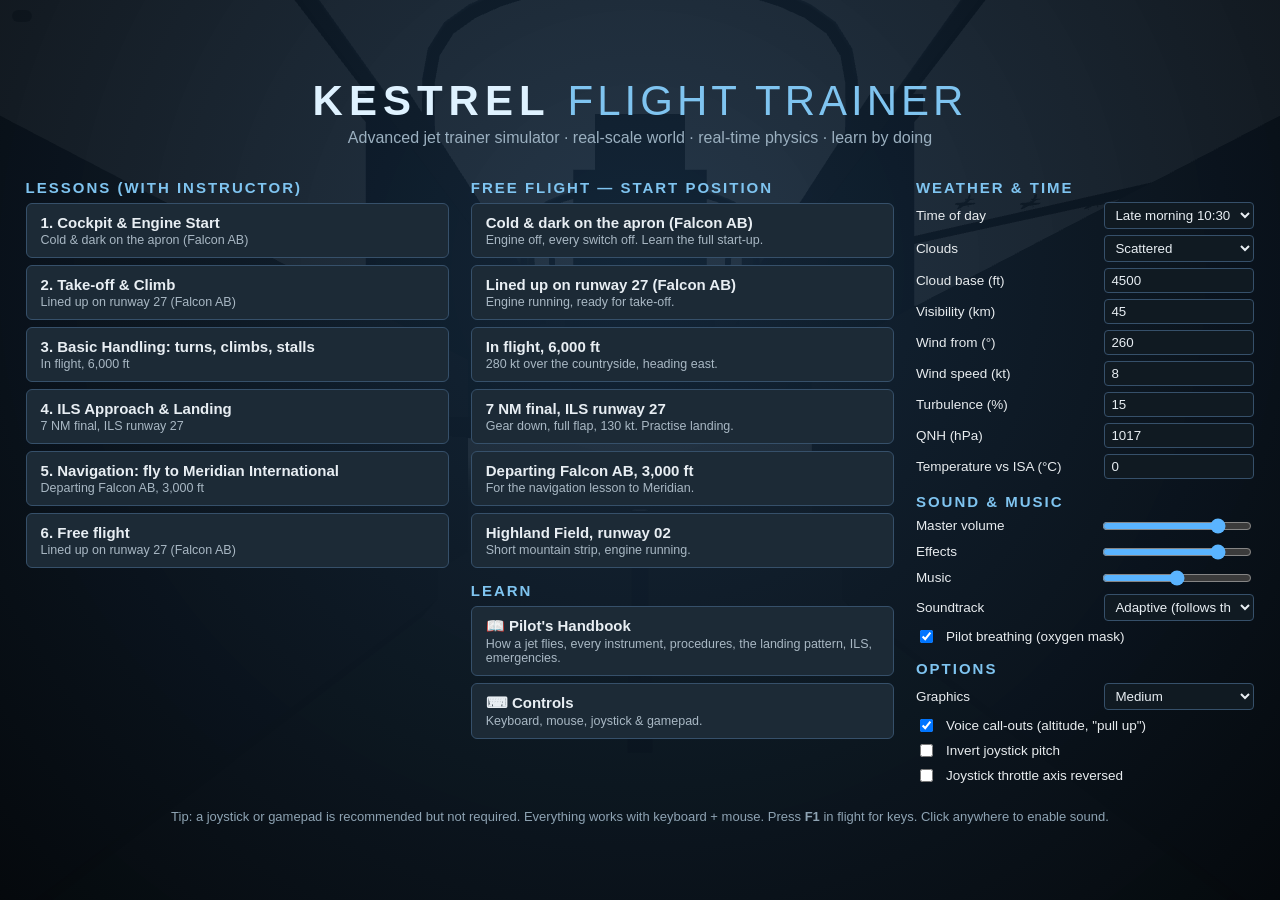
<file: index.html>
<!DOCTYPE html>
<html lang="en">
<head>
<meta charset="utf-8">
<meta name="viewport" content="width=device-width, initial-scale=1">
<title>Kestrel Flight Trainer</title>
<link rel="stylesheet" href="css/style.css">
</head>
<body>
<canvas id="c"></canvas>

<!-- in-flight overlays -->
<div id="gfx"></div>
<div id="cloudfx"></div>
<div id="info"></div>
<div id="toast"></div>
<div id="tip"></div>
<div id="instr"></div>
<div id="loading">Loading…</div>

<!-- ===================== MAIN MENU ===================== -->
<div id="menu" class="overlay" style="display:flex">
  <div class="mwrap">
    <div class="brand">
      <div class="logo">KESTREL <span>FLIGHT TRAINER</span></div>
      <div class="sub">Advanced jet trainer simulator · real-scale world · real-time physics · learn by doing</div>
    </div>
    <div class="cols">
      <div class="col">
        <h2>Lessons (with instructor)</h2>
        <div id="lessonList"></div>
      </div>
      <div class="col">
        <h2>Free flight — start position</h2>
        <div id="startList"></div>
        <h2>Learn</h2>
        <button class="lesson" onclick="SIM.ui.openHandbook()"><b>📖 Pilot's Handbook</b><span>How a jet flies, every instrument, procedures, the landing pattern, ILS, emergencies.</span></button>
        <button class="lesson" onclick="SIM.ui.toggleHelp()"><b>⌨ Controls</b><span>Keyboard, mouse, joystick &amp; gamepad.</span></button>
      </div>
      <div class="col settings">
        <h2>Weather &amp; time</h2>
        <label>Time of day <select id="sTime">
          <option value="6.2">Dawn 06:12</option><option value="8.5">Morning 08:30</option><option value="10.5" selected>Late morning 10:30</option>
          <option value="13">Midday 13:00</option><option value="16.5">Afternoon 16:30</option><option value="18.9">Sunset 18:55</option>
          <option value="21">Night 21:00</option><option value="real">Real clock (your time)</option></select></label>
        <label>Clouds <select id="sClouds"><option value="none">Clear</option><option value="few">Few</option><option value="scattered" selected>Scattered</option><option value="broken">Broken</option><option value="overcast">Overcast</option></select></label>
        <label>Cloud base (ft) <input id="sBase" type="number" value="4500" step="500" min="1000" max="20000"></label>
        <label>Visibility (km) <input id="sVis" type="number" value="45" min="2" max="120"></label>
        <label>Wind from (°) <input id="sWindDir" type="number" value="260" min="0" max="359"></label>
        <label>Wind speed (kt) <input id="sWindSpd" type="number" value="8" min="0" max="45"></label>
        <label>Turbulence (%) <input id="sTurb" type="number" value="15" min="0" max="100"></label>
        <label>QNH (hPa) <input id="sQnh" type="number" value="1013" min="960" max="1050"></label>
        <label>Temperature vs ISA (°C) <input id="sTemp" type="number" value="0" min="-30" max="30"></label>
        <h2>Sound &amp; music</h2>
        <label>Master volume <input id="sVolMaster" type="range" min="0" max="100" value="80"></label>
        <label>Effects <input id="sVolSfx" type="range" min="0" max="100" value="80"></label>
        <label>Music <input id="sVolMusic" type="range" min="0" max="100" value="50"></label>
        <label>Soundtrack <select id="sMusicMode"><option value="adaptive" selected>Adaptive (follows the action)</option><option value="calm">Calm</option><option value="off">Off</option></select></label>
        <label class="chk"><input id="sBreath" type="checkbox" checked> Pilot breathing (oxygen mask)</label>
        <h2>Options</h2>
        <label>Graphics <select id="sQuality"><option value="low">Low (fast)</option><option value="med" selected>Medium</option><option value="high">High (sharp)</option></select></label>
        <label class="chk"><input id="sCallouts" type="checkbox" checked> Voice call-outs (altitude, "pull up")</label>
        <label class="chk"><input id="sInvert" type="checkbox"> Invert joystick pitch</label>
        <label class="chk"><input id="sThrInv" type="checkbox"> Joystick throttle axis reversed</label>
      </div>
    </div>
    <div class="foot">Tip: a joystick or gamepad is recommended but not required. Everything works with keyboard + mouse. Press <b>F1</b> in flight for keys. Click anywhere to enable sound.</div>
  </div>
</div>

<!-- ===================== PAUSE ===================== -->
<div id="pause" class="overlay">
  <div class="box">
    <h1>Paused</h1>
    <button onclick="SIM.ui.togglePause()">Resume (Esc)</button>
    <button onclick="SIM.ui.restart()">Restart this flight</button>
    <button onclick="SIM.ui.toggleHelp()">Controls (F1)</button>
    <button onclick="SIM.ui.openHandbook()">Pilot's Handbook</button>
    <button onclick="SIM.ui.mainMenu()">Main menu</button>
  </div>
</div>

<!-- ===================== CRASH ===================== -->
<div id="crash" class="overlay">
  <div class="box">
    <h1 id="crashTitle">CRASH</h1>
    <p id="crashMsg"></p>
    <button onclick="SIM.ui.restart()">Try again (Ctrl+R)</button>
    <button onclick="SIM.ui.mainMenu()">Main menu</button>
  </div>
</div>

<!-- ===================== HELP ===================== -->
<div id="help" class="overlay" onclick="if(event.target===this)SIM.ui.toggleHelp()">
  <div class="box wide">
    <h1>Controls</h1>
    <div class="keys">
      <div>
        <h3>Flying</h3>
        <p><kbd>↓</kbd>/<kbd>S</kbd> pull (nose up) · <kbd>↑</kbd>/<kbd>W</kbd> push (nose down)</p>
        <p><kbd>←</kbd><kbd>→</kbd> / <kbd>A</kbd><kbd>D</kbd> roll · <kbd>Z</kbd><kbd>X</kbd> rudder / nose-wheel steering</p>
        <p><kbd>Ctrl</kbd> + stick keys = fine (small) inputs</p>
        <p><kbd>PgUp</kbd>/<kbd>PgDn</kbd> or <kbd>+</kbd>/<kbd>−</kbd> throttle · <kbd>Home</kbd> full · <kbd>End</kbd> idle</p>
        <p><kbd>[</kbd> <kbd>]</kbd> pitch trim · <kbd>T</kbd> trim to current stick</p>
        <p><kbd>M</kbd> mouse-flying mode (mouse = stick)</p>
        <h3>Aircraft</h3>
        <p><kbd>G</kbd> gear · <kbd>F</kbd> flaps down · <kbd>Shift+F</kbd> flaps up · <kbd>B</kbd> airbrake</p>
        <p><kbd>Space</kbd> wheel brakes · <kbd>,</kbd> <kbd>.</kbd> left/right brake · <kbd>P</kbd> parking brake</p>
        <p><kbd>L</kbd> landing light · <kbd>N</kbd> next NAV destination · <kbd>Q</kbd> flares</p>
        <p><kbd>Ctrl+E</kbd> automatic engine start</p>
      </div>
      <div>
        <h3>Looking around (your head)</h3>
        <p><b>Right-drag</b> (or left-drag on the sky) to look anywhere — up, down to the panel, over your shoulder</p>
        <p><kbd>Shift</kbd> + arrows: look · <b>Wheel</b>: zoom (or turn a knob under the mouse) · <b>Middle click</b>/<kbd>C</kbd>: centre</p>
        <p><kbd>1</kbd> forward · <kbd>2</kbd> panel · <kbd>3</kbd> left console · <kbd>4</kbd> right console</p>
        <p><kbd>5</kbd> left wing · <kbd>6</kbd> right wing · <kbd>7</kbd> look back · <kbd>0</kbd>/<kbd>F2</kbd> outside view</p>
        <h3>Cockpit</h3>
        <p><b>Left-click</b> switches, buttons, knobs (left half = −, right half = +)</p>
        <p><b>Hover</b> over anything for an explanation</p>
        <h3>Simulator</h3>
        <p><kbd>Esc</kbd> pause/menu · <kbd>I</kbd> instructor box · <kbd>H</kbd> HUD · <kbd>K</kbd> sim speed (1×, 2×, 4×, ½×) · <kbd>U</kbd> music (adaptive / calm / off) · <kbd>Ctrl+R</kbd> restart</p>
        <h3>Joystick / gamepad</h3>
        <p>Flight stick: X/Y = roll/pitch, throttle axis, twist = rudder, trigger = brakes.</p>
        <p>Gamepad: left stick = stick, triggers = throttle, bumpers = rudder, right stick = look, A brake, B gear, X/Y flaps, D-pad trim/airbrake.</p>
      </div>
    </div>
    <button onclick="SIM.ui.toggleHelp()">Close</button>
  </div>
</div>

<!-- ===================== HANDBOOK ===================== -->
<div id="handbook" class="overlay" onclick="if(event.target===this){this.style.display='none'}">
  <div class="box hb">
    <iframe src="handbook.html" title="Pilot's handbook"></iframe>
    <button onclick="document.getElementById('handbook').style.display='none'">Close handbook</button>
  </div>
</div>

<script src="lib/three.min.js"></script>
<script src="js/util.js"></script>
<script src="js/world.js"></script>
<script src="js/atmosphere.js"></script>
<script src="js/aircraft.js"></script>
<script src="js/nav.js"></script>
<script src="js/info.js"></script>
<script src="js/terrain.js"></script>
<script src="js/env.js"></script>
<script src="js/panel.js"></script>
<script src="js/hud.js"></script>
<script src="js/model.js"></script>
<script src="js/scenery.js"></script>
<script src="js/input.js"></script>
<script src="js/music.js"></script>
<script src="js/audio.js"></script>
<script src="js/lessons.js"></script>
<script src="js/main.js"></script>
</body>
</html>
</file>
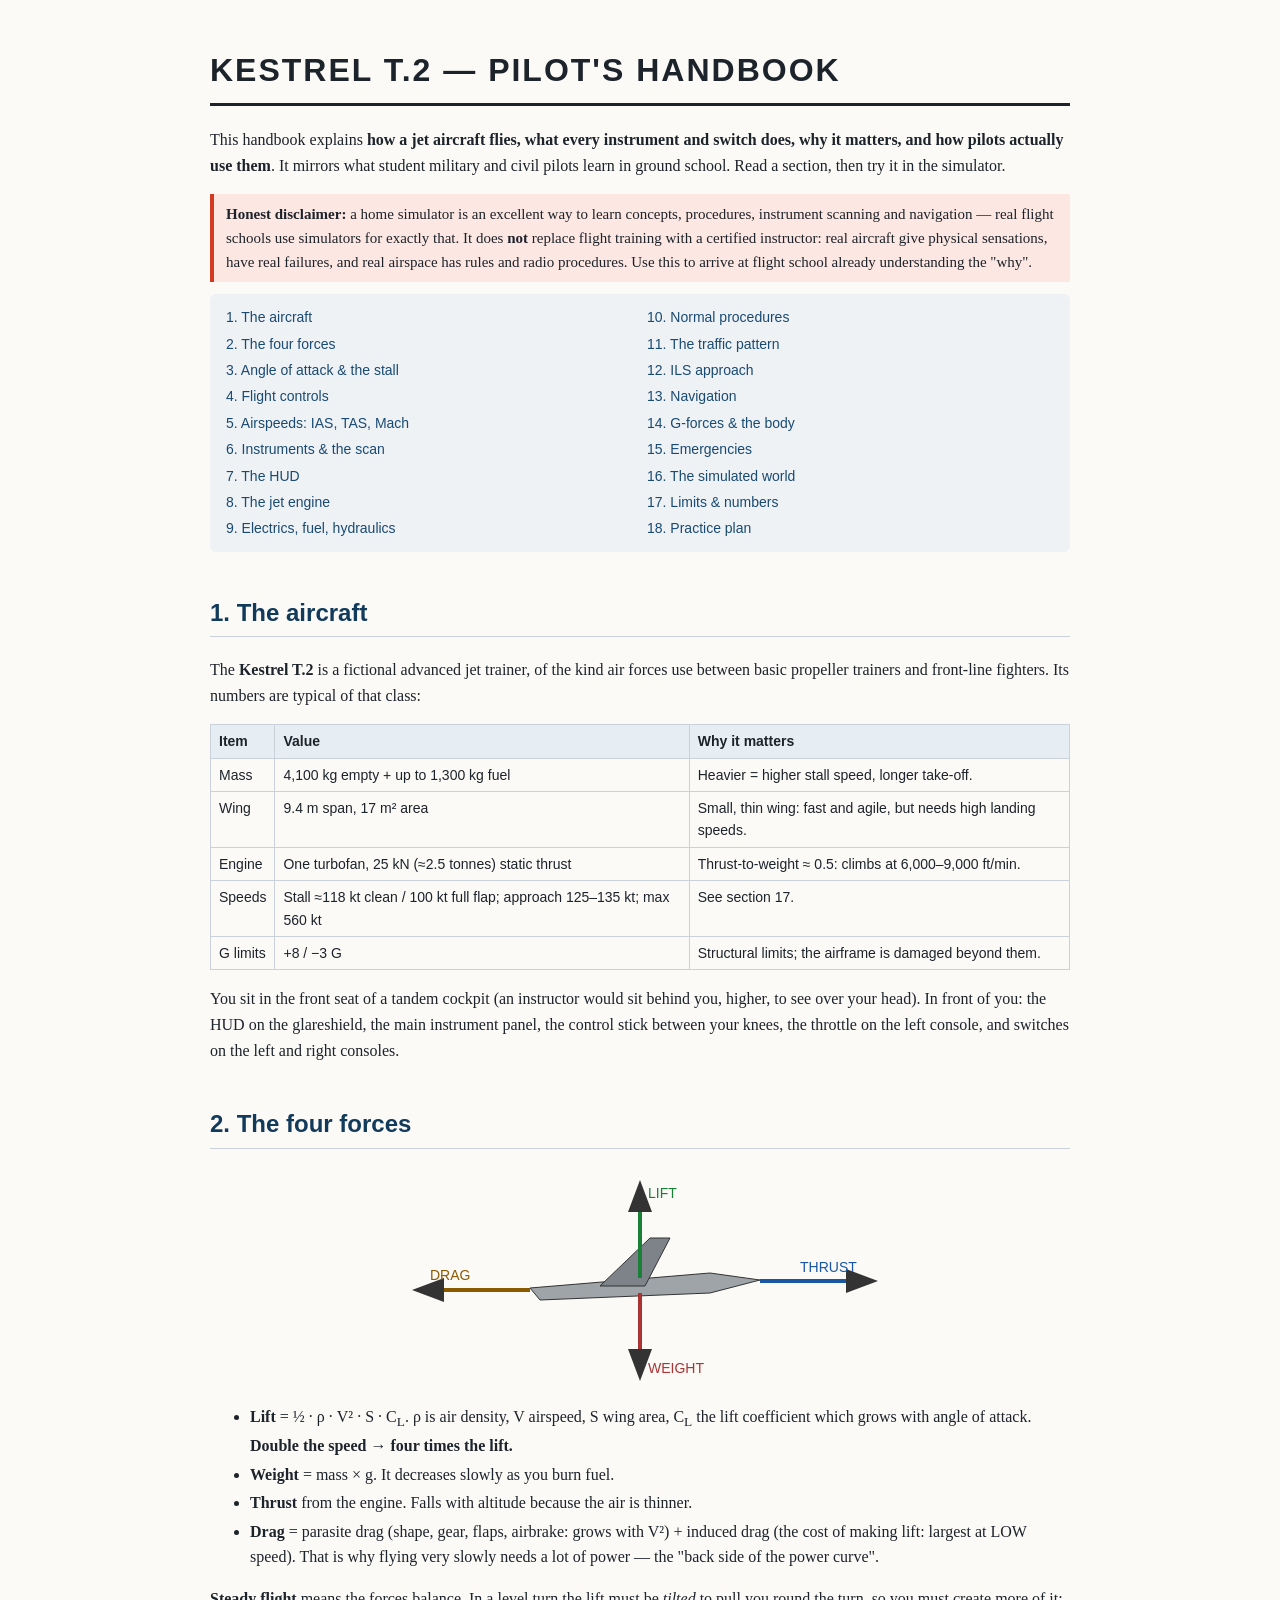
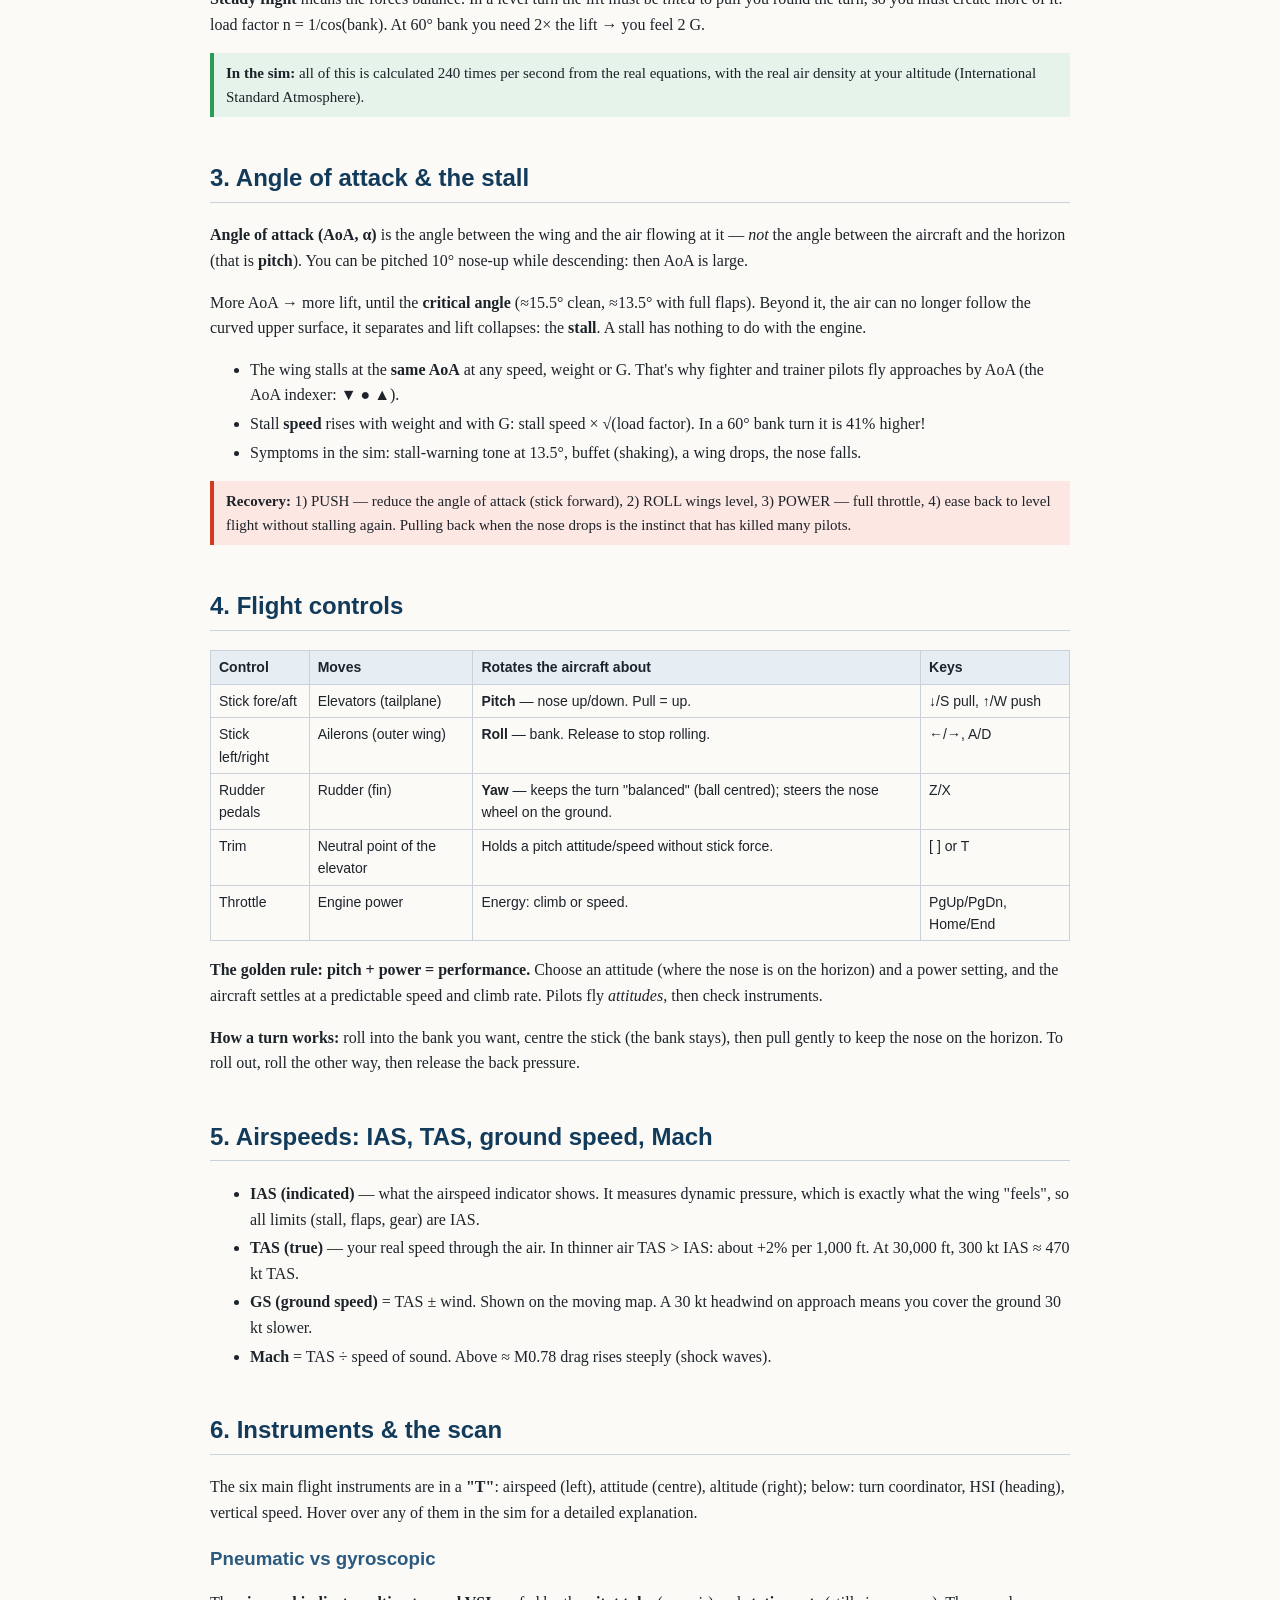
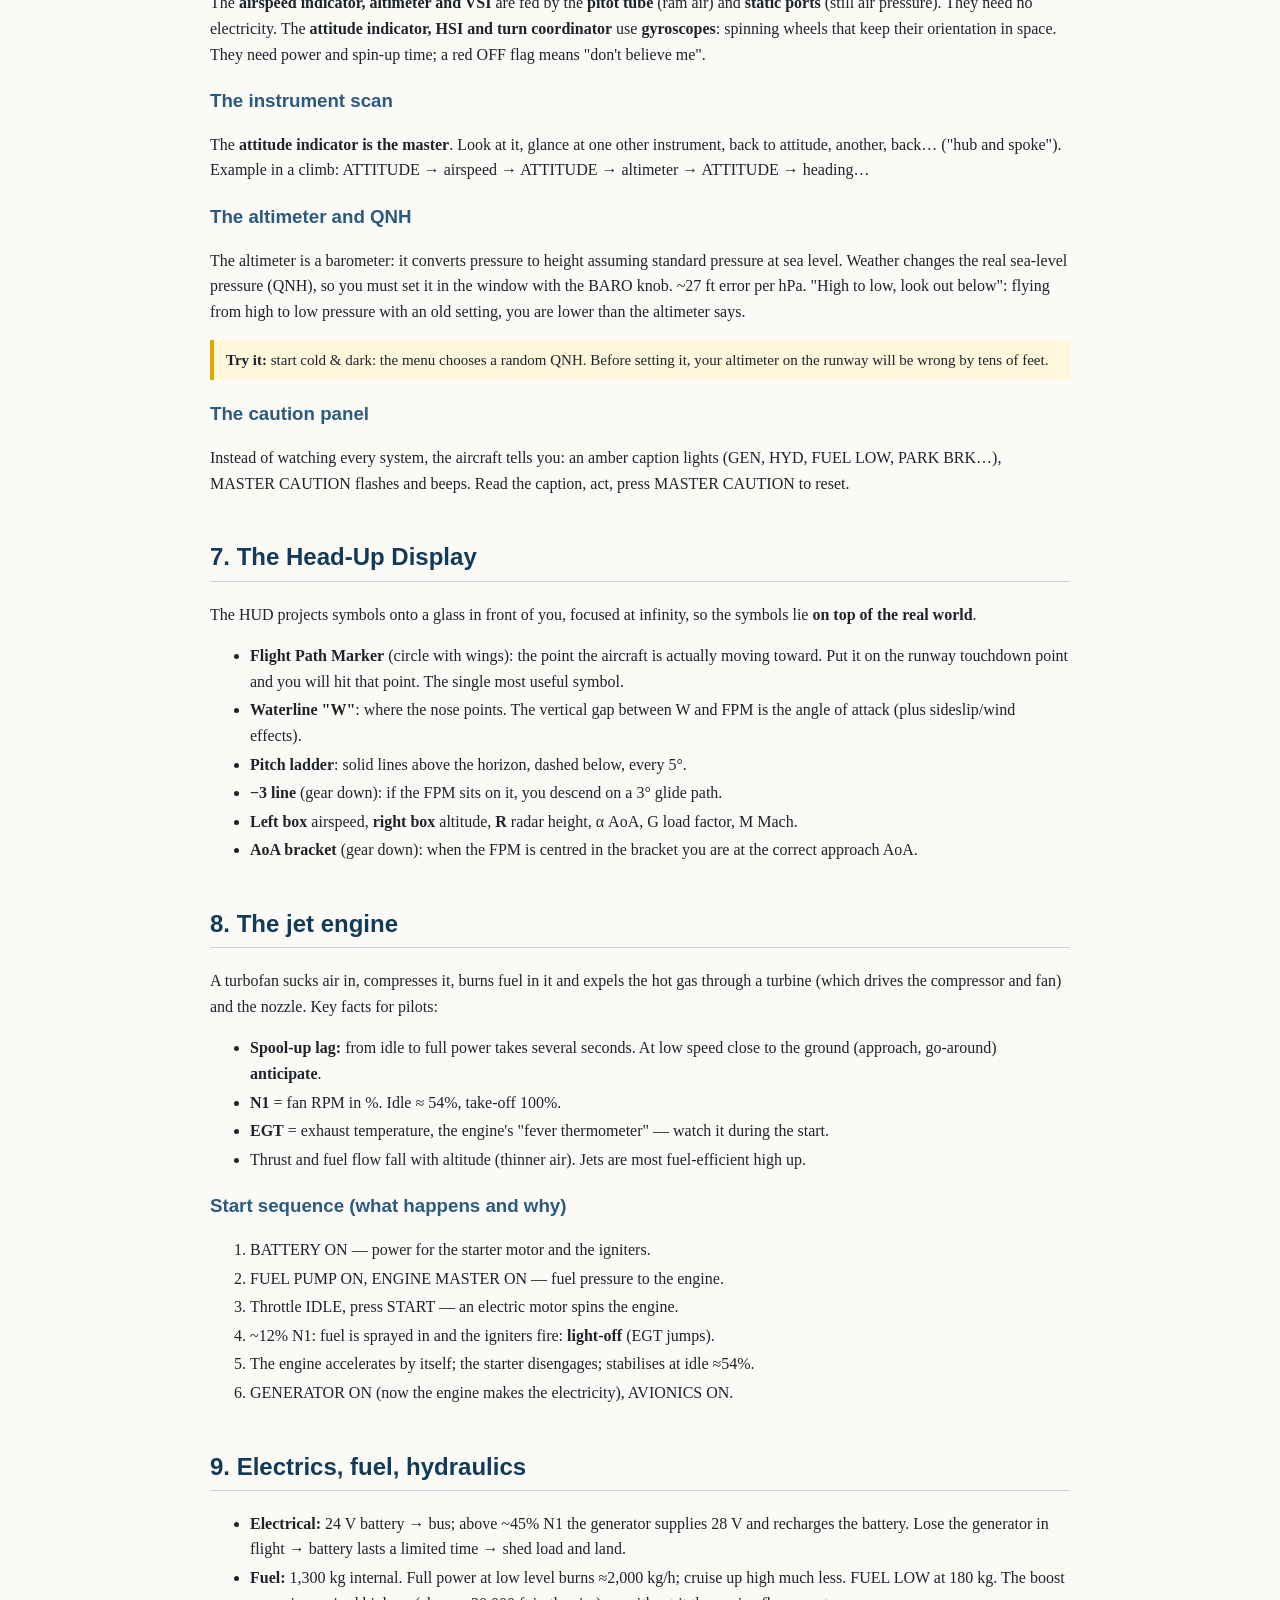
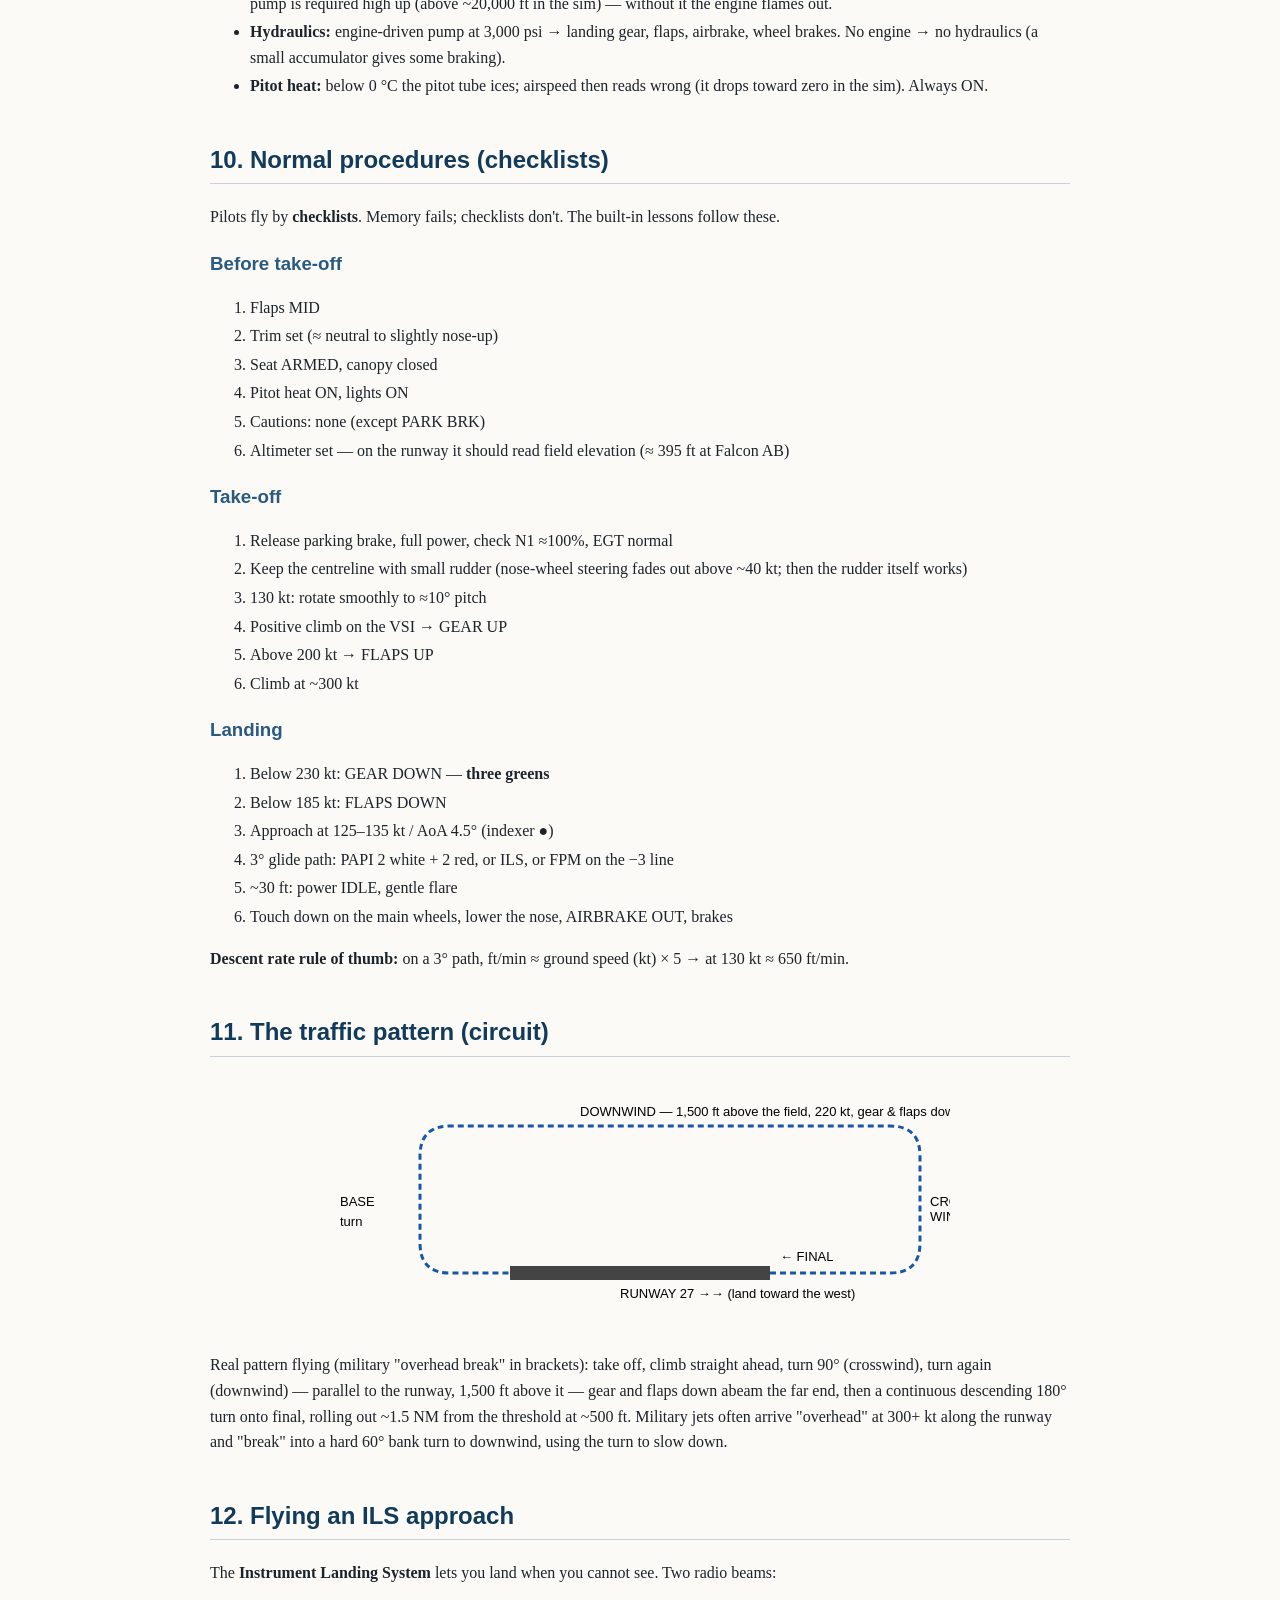
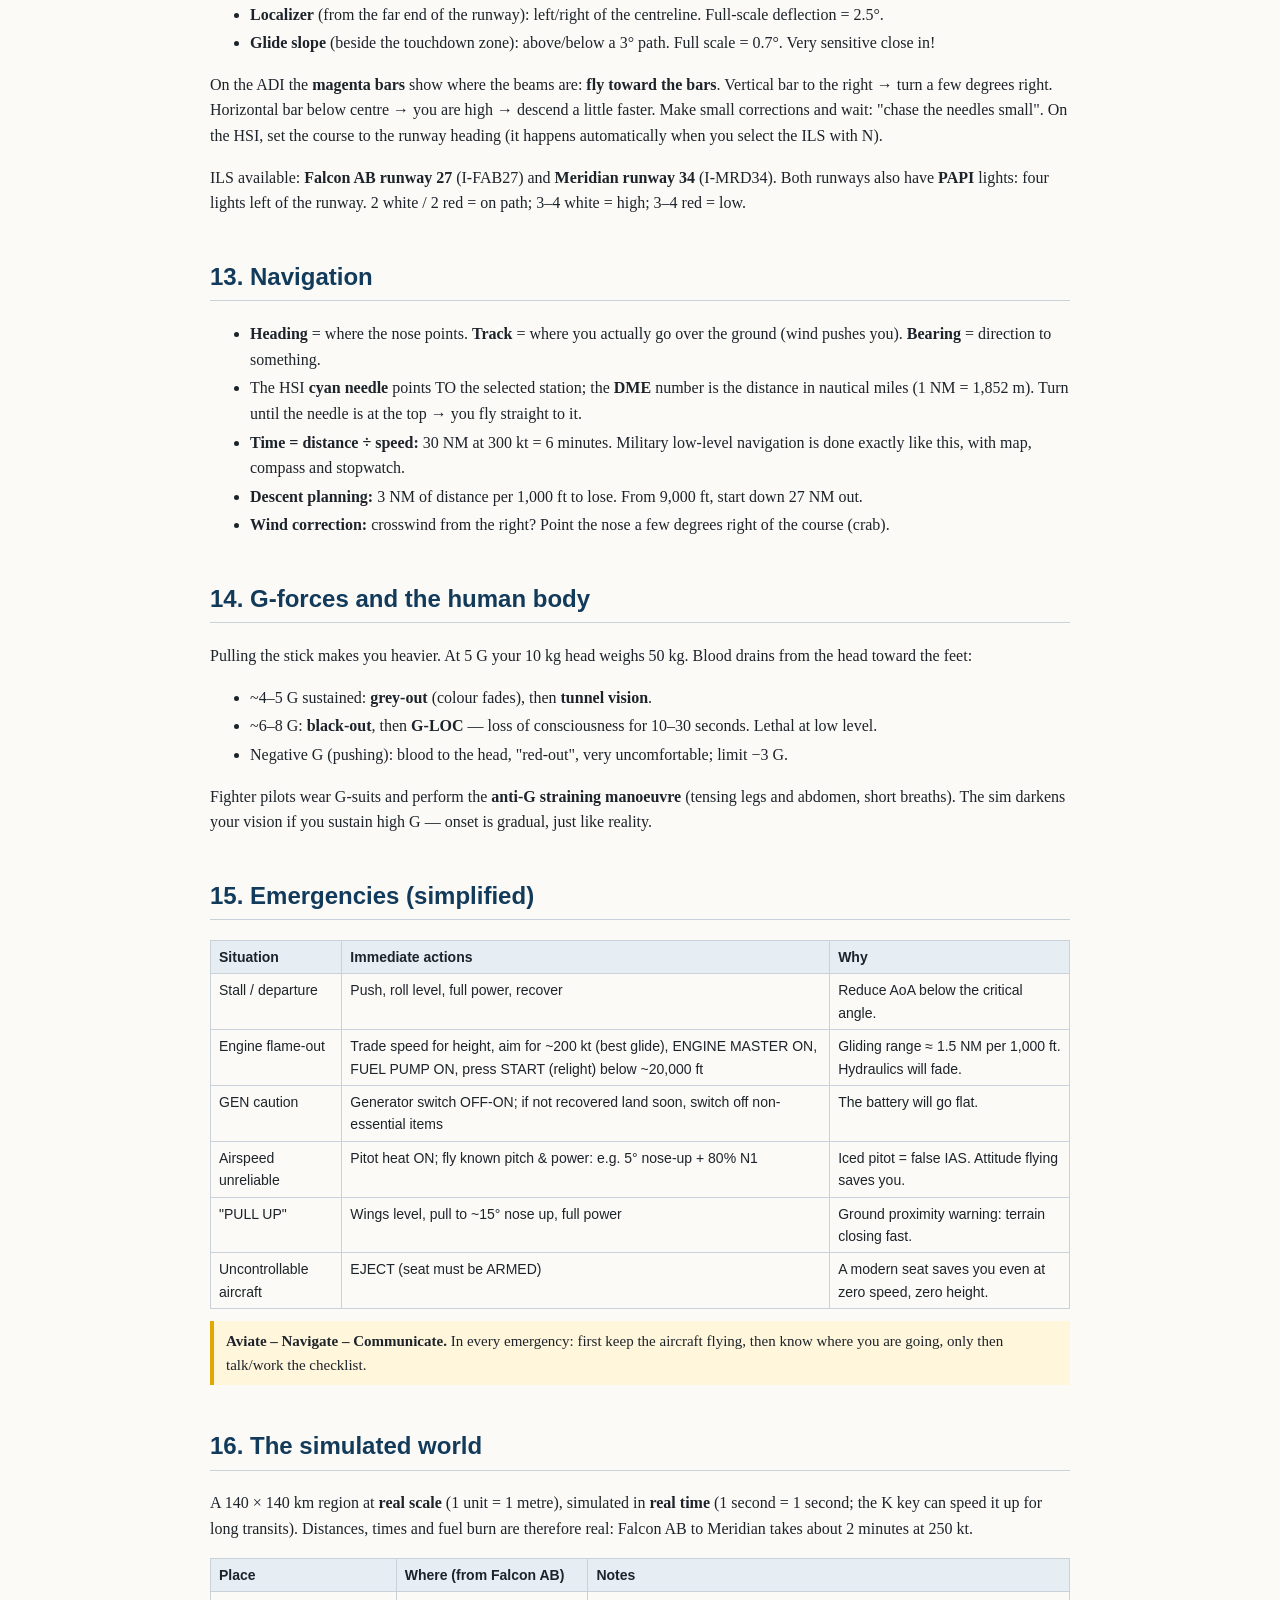
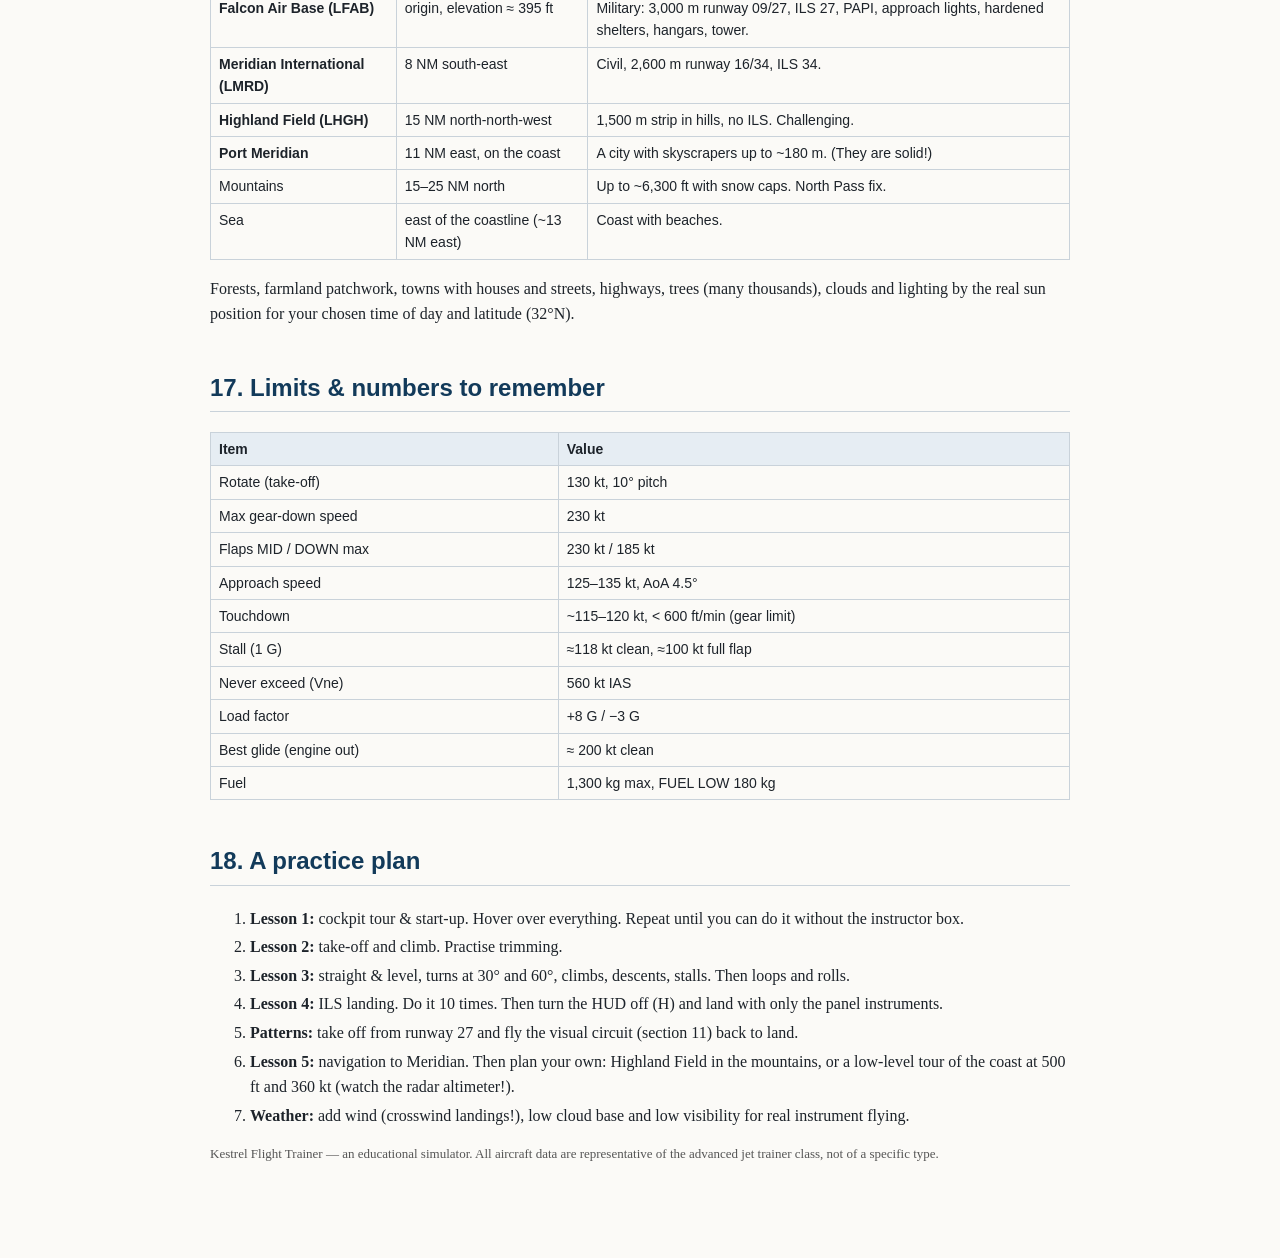
<file: handbook.html>
<!DOCTYPE html>
<html lang="en">
<head>
<meta charset="utf-8">
<meta name="viewport" content="width=device-width, initial-scale=1">
<title>Kestrel Pilot's Handbook</title>
<style>
  body { font-family: Georgia, "Times New Roman", serif; max-width: 860px; margin: 0 auto; padding: 24px 28px 80px; color: #1d232a; line-height: 1.6; background: #fbfaf7; }
  h1 { font-family: Arial, sans-serif; letter-spacing: 2px; border-bottom: 3px solid #1d232a; padding-bottom: 6px; }
  h2 { font-family: Arial, sans-serif; margin-top: 42px; color: #123a5a; border-bottom: 1px solid #c9d2da; padding-bottom: 4px; }
  h3 { font-family: Arial, sans-serif; color: #2a5a80; margin-bottom: 4px; }
  nav { background: #eef2f5; padding: 10px 16px; border-radius: 6px; font-family: Arial, sans-serif; font-size: 14px; columns: 2; }
  nav a { display: block; color: #1a4a72; text-decoration: none; padding: 2px 0; }
  table { border-collapse: collapse; width: 100%; font-family: Arial, sans-serif; font-size: 14px; margin: 10px 0; }
  th, td { border: 1px solid #c9d2da; padding: 5px 8px; text-align: left; vertical-align: top; }
  th { background: #e6edf3; }
  .note { background: #fff6dc; border-left: 4px solid #e0a800; padding: 8px 12px; margin: 12px 0; font-size: 15px; }
  .real { background: #e5f3ea; border-left: 4px solid #2d9a55; padding: 8px 12px; margin: 12px 0; font-size: 15px; }
  .warn { background: #fde7e3; border-left: 4px solid #d23b22; padding: 8px 12px; margin: 12px 0; font-size: 15px; }
  ol li, ul li { margin: 3px 0; }
  code, kbd { font-family: Consolas, monospace; background: #e9edf0; padding: 0 4px; border-radius: 3px; }
  svg { display: block; margin: 12px auto; max-width: 100%; }
  .small { font-size: 13px; color: #555; }
</style>
</head>
<body>
<h1>KESTREL T.2 — PILOT'S HANDBOOK</h1>
<p>This handbook explains <b>how a jet aircraft flies, what every instrument and switch does, why it matters, and how pilots actually use them</b>. It mirrors what student military and civil pilots learn in ground school. Read a section, then try it in the simulator.</p>
<div class="warn"><b>Honest disclaimer:</b> a home simulator is an excellent way to learn concepts, procedures, instrument scanning and navigation — real flight schools use simulators for exactly that. It does <b>not</b> replace flight training with a certified instructor: real aircraft give physical sensations, have real failures, and real airspace has rules and radio procedures. Use this to arrive at flight school already understanding the "why".</div>

<nav>
  <a href="#aircraft">1. The aircraft</a>
  <a href="#forces">2. The four forces</a>
  <a href="#aoa">3. Angle of attack &amp; the stall</a>
  <a href="#controls">4. Flight controls</a>
  <a href="#speed">5. Airspeeds: IAS, TAS, Mach</a>
  <a href="#instruments">6. Instruments &amp; the scan</a>
  <a href="#hud">7. The HUD</a>
  <a href="#engine">8. The jet engine</a>
  <a href="#systems">9. Electrics, fuel, hydraulics</a>
  <a href="#procedures">10. Normal procedures</a>
  <a href="#pattern">11. The traffic pattern</a>
  <a href="#ils">12. ILS approach</a>
  <a href="#nav">13. Navigation</a>
  <a href="#g">14. G-forces &amp; the body</a>
  <a href="#emerg">15. Emergencies</a>
  <a href="#world">16. The simulated world</a>
  <a href="#limits">17. Limits &amp; numbers</a>
  <a href="#practice">18. Practice plan</a>
</nav>

<h2 id="aircraft">1. The aircraft</h2>
<p>The <b>Kestrel T.2</b> is a fictional advanced jet trainer, of the kind air forces use between basic propeller trainers and front-line fighters. Its numbers are typical of that class:</p>
<table>
<tr><th>Item</th><th>Value</th><th>Why it matters</th></tr>
<tr><td>Mass</td><td>4,100 kg empty + up to 1,300 kg fuel</td><td>Heavier = higher stall speed, longer take-off.</td></tr>
<tr><td>Wing</td><td>9.4 m span, 17 m² area</td><td>Small, thin wing: fast and agile, but needs high landing speeds.</td></tr>
<tr><td>Engine</td><td>One turbofan, 25 kN (≈2.5 tonnes) static thrust</td><td>Thrust-to-weight ≈ 0.5: climbs at 6,000–9,000 ft/min.</td></tr>
<tr><td>Speeds</td><td>Stall ≈118 kt clean / 100 kt full flap; approach 125–135 kt; max 560 kt</td><td>See section 17.</td></tr>
<tr><td>G limits</td><td>+8 / −3 G</td><td>Structural limits; the airframe is damaged beyond them.</td></tr>
</table>
<p>You sit in the front seat of a tandem cockpit (an instructor would sit behind you, higher, to see over your head). In front of you: the HUD on the glareshield, the main instrument panel, the control stick between your knees, the throttle on the left console, and switches on the left and right consoles.</p>

<h2 id="forces">2. The four forces</h2>
<svg width="520" height="220" viewBox="0 0 520 220"><g font-family="Arial" font-size="14">
<path d="M150 120 L330 105 L380 112 L330 125 L160 132 Z" fill="#9ea4a8" stroke="#333"/><path d="M220 118 L270 70 L290 70 L265 118 Z" fill="#7d8388" stroke="#333"/>
<line x1="260" y1="110" x2="260" y2="20" stroke="#1a7f37" stroke-width="4" marker-end="url(#a)"/><text x="268" y="30" fill="#1a7f37">LIFT</text>
<line x1="260" y1="125" x2="260" y2="205" stroke="#a33" stroke-width="4" marker-end="url(#a)"/><text x="268" y="205" fill="#a33">WEIGHT</text>
<line x1="380" y1="113" x2="490" y2="113" stroke="#1957a5" stroke-width="4" marker-end="url(#a)"/><text x="420" y="104" fill="#1957a5">THRUST</text>
<line x1="150" y1="122" x2="40" y2="122" stroke="#8a5a00" stroke-width="4" marker-end="url(#a)"/><text x="50" y="112" fill="#8a5a00">DRAG</text>
<defs><marker id="a" markerWidth="10" markerHeight="10" refX="6" refY="3" orient="auto"><path d="M0,0 L0,6 L8,3 z" fill="#333"/></marker></defs></g></svg>
<ul>
<li><b>Lift</b> = ½ · ρ · V² · S · C<sub>L</sub>. ρ is air density, V airspeed, S wing area, C<sub>L</sub> the lift coefficient which grows with angle of attack. <b>Double the speed → four times the lift.</b></li>
<li><b>Weight</b> = mass × g. It decreases slowly as you burn fuel.</li>
<li><b>Thrust</b> from the engine. Falls with altitude because the air is thinner.</li>
<li><b>Drag</b> = parasite drag (shape, gear, flaps, airbrake: grows with V²) + induced drag (the cost of making lift: largest at LOW speed). That is why flying very slowly needs a lot of power — the "back side of the power curve".</li>
</ul>
<p><b>Steady flight</b> means the forces balance. In a level turn the lift must be <i>tilted</i> to pull you round the turn, so you must create more of it: load factor n = 1/cos(bank). At 60° bank you need 2× the lift → you feel 2 G.</p>
<div class="real"><b>In the sim:</b> all of this is calculated 240 times per second from the real equations, with the real air density at your altitude (International Standard Atmosphere).</div>

<h2 id="aoa">3. Angle of attack &amp; the stall</h2>
<p><b>Angle of attack (AoA, α)</b> is the angle between the wing and the air flowing at it — <i>not</i> the angle between the aircraft and the horizon (that is <b>pitch</b>). You can be pitched 10° nose-up while descending: then AoA is large.</p>
<p>More AoA → more lift, until the <b>critical angle</b> (≈15.5° clean, ≈13.5° with full flaps). Beyond it, the air can no longer follow the curved upper surface, it separates and lift collapses: the <b>stall</b>. A stall has nothing to do with the engine.</p>
<ul>
<li>The wing stalls at the <b>same AoA</b> at any speed, weight or G. That's why fighter and trainer pilots fly approaches by AoA (the AoA indexer: ▼ ● ▲).</li>
<li>Stall <b>speed</b> rises with weight and with G: stall speed × √(load factor). In a 60° bank turn it is 41% higher!</li>
<li>Symptoms in the sim: stall-warning tone at 13.5°, buffet (shaking), a wing drops, the nose falls.</li>
</ul>
<div class="warn"><b>Recovery:</b> 1) PUSH — reduce the angle of attack (stick forward), 2) ROLL wings level, 3) POWER — full throttle, 4) ease back to level flight without stalling again. Pulling back when the nose drops is the instinct that has killed many pilots.</div>

<h2 id="controls">4. Flight controls</h2>
<table>
<tr><th>Control</th><th>Moves</th><th>Rotates the aircraft about</th><th>Keys</th></tr>
<tr><td>Stick fore/aft</td><td>Elevators (tailplane)</td><td><b>Pitch</b> — nose up/down. Pull = up.</td><td>↓/S pull, ↑/W push</td></tr>
<tr><td>Stick left/right</td><td>Ailerons (outer wing)</td><td><b>Roll</b> — bank. Release to stop rolling.</td><td>←/→, A/D</td></tr>
<tr><td>Rudder pedals</td><td>Rudder (fin)</td><td><b>Yaw</b> — keeps the turn "balanced" (ball centred); steers the nose wheel on the ground.</td><td>Z/X</td></tr>
<tr><td>Trim</td><td>Neutral point of the elevator</td><td>Holds a pitch attitude/speed without stick force.</td><td>[ ] or T</td></tr>
<tr><td>Throttle</td><td>Engine power</td><td>Energy: climb or speed.</td><td>PgUp/PgDn, Home/End</td></tr>
</table>
<p><b>The golden rule: pitch + power = performance.</b> Choose an attitude (where the nose is on the horizon) and a power setting, and the aircraft settles at a predictable speed and climb rate. Pilots fly <i>attitudes</i>, then check instruments.</p>
<p><b>How a turn works:</b> roll into the bank you want, centre the stick (the bank stays), then pull gently to keep the nose on the horizon. To roll out, roll the other way, then release the back pressure.</p>

<h2 id="speed">5. Airspeeds: IAS, TAS, ground speed, Mach</h2>
<ul>
<li><b>IAS (indicated)</b> — what the airspeed indicator shows. It measures dynamic pressure, which is exactly what the wing "feels", so all limits (stall, flaps, gear) are IAS.</li>
<li><b>TAS (true)</b> — your real speed through the air. In thinner air TAS &gt; IAS: about +2% per 1,000 ft. At 30,000 ft, 300 kt IAS ≈ 470 kt TAS.</li>
<li><b>GS (ground speed)</b> = TAS ± wind. Shown on the moving map. A 30 kt headwind on approach means you cover the ground 30 kt slower.</li>
<li><b>Mach</b> = TAS ÷ speed of sound. Above ≈ M0.78 drag rises steeply (shock waves).</li>
</ul>

<h2 id="instruments">6. Instruments &amp; the scan</h2>
<p>The six main flight instruments are in a <b>"T"</b>: airspeed (left), attitude (centre), altitude (right); below: turn coordinator, HSI (heading), vertical speed. Hover over any of them in the sim for a detailed explanation.</p>
<h3>Pneumatic vs gyroscopic</h3>
<p>The <b>airspeed indicator, altimeter and VSI</b> are fed by the <b>pitot tube</b> (ram air) and <b>static ports</b> (still air pressure). They need no electricity. The <b>attitude indicator, HSI and turn coordinator</b> use <b>gyroscopes</b>: spinning wheels that keep their orientation in space. They need power and spin-up time; a red OFF flag means "don't believe me".</p>
<h3>The instrument scan</h3>
<p>The <b>attitude indicator is the master</b>. Look at it, glance at one other instrument, back to attitude, another, back… ("hub and spoke"). Example in a climb: ATTITUDE → airspeed → ATTITUDE → altimeter → ATTITUDE → heading…</p>
<h3>The altimeter and QNH</h3>
<p>The altimeter is a barometer: it converts pressure to height assuming standard pressure at sea level. Weather changes the real sea-level pressure (QNH), so you must set it in the window with the BARO knob. ~27 ft error per hPa. "High to low, look out below": flying from high to low pressure with an old setting, you are lower than the altimeter says.</p>
<div class="note"><b>Try it:</b> start cold &amp; dark: the menu chooses a random QNH. Before setting it, your altimeter on the runway will be wrong by tens of feet.</div>
<h3>The caution panel</h3>
<p>Instead of watching every system, the aircraft tells you: an amber caption lights (GEN, HYD, FUEL LOW, PARK BRK…), MASTER CAUTION flashes and beeps. Read the caption, act, press MASTER CAUTION to reset.</p>

<h2 id="hud">7. The Head-Up Display</h2>
<p>The HUD projects symbols onto a glass in front of you, focused at infinity, so the symbols lie <b>on top of the real world</b>.</p>
<ul>
<li><b>Flight Path Marker</b> (circle with wings): the point the aircraft is actually moving toward. Put it on the runway touchdown point and you will hit that point. The single most useful symbol.</li>
<li><b>Waterline "W"</b>: where the nose points. The vertical gap between W and FPM is the angle of attack (plus sideslip/wind effects).</li>
<li><b>Pitch ladder</b>: solid lines above the horizon, dashed below, every 5°.</li>
<li><b>−3 line</b> (gear down): if the FPM sits on it, you descend on a 3° glide path.</li>
<li><b>Left box</b> airspeed, <b>right box</b> altitude, <b>R</b> radar height, α AoA, G load factor, M Mach.</li>
<li><b>AoA bracket</b> (gear down): when the FPM is centred in the bracket you are at the correct approach AoA.</li>
</ul>

<h2 id="engine">8. The jet engine</h2>
<p>A turbofan sucks air in, compresses it, burns fuel in it and expels the hot gas through a turbine (which drives the compressor and fan) and the nozzle. Key facts for pilots:</p>
<ul>
<li><b>Spool-up lag:</b> from idle to full power takes several seconds. At low speed close to the ground (approach, go-around) <b>anticipate</b>.</li>
<li><b>N1</b> = fan RPM in %. Idle ≈ 54%, take-off 100%.</li>
<li><b>EGT</b> = exhaust temperature, the engine's "fever thermometer" — watch it during the start.</li>
<li>Thrust and fuel flow fall with altitude (thinner air). Jets are most fuel-efficient high up.</li>
</ul>
<h3>Start sequence (what happens and why)</h3>
<ol>
<li>BATTERY ON — power for the starter motor and the igniters.</li>
<li>FUEL PUMP ON, ENGINE MASTER ON — fuel pressure to the engine.</li>
<li>Throttle IDLE, press START — an electric motor spins the engine.</li>
<li>~12% N1: fuel is sprayed in and the igniters fire: <b>light-off</b> (EGT jumps).</li>
<li>The engine accelerates by itself; the starter disengages; stabilises at idle ≈54%.</li>
<li>GENERATOR ON (now the engine makes the electricity), AVIONICS ON.</li>
</ol>

<h2 id="systems">9. Electrics, fuel, hydraulics</h2>
<ul>
<li><b>Electrical:</b> 24 V battery → bus; above ~45% N1 the generator supplies 28 V and recharges the battery. Lose the generator in flight → battery lasts a limited time → shed load and land.</li>
<li><b>Fuel:</b> 1,300 kg internal. Full power at low level burns ≈2,000 kg/h; cruise up high much less. FUEL LOW at 180 kg. The boost pump is required high up (above ~20,000 ft in the sim) — without it the engine flames out.</li>
<li><b>Hydraulics:</b> engine-driven pump at 3,000 psi → landing gear, flaps, airbrake, wheel brakes. No engine → no hydraulics (a small accumulator gives some braking).</li>
<li><b>Pitot heat:</b> below 0 °C the pitot tube ices; airspeed then reads wrong (it drops toward zero in the sim). Always ON.</li>
</ul>

<h2 id="procedures">10. Normal procedures (checklists)</h2>
<p>Pilots fly by <b>checklists</b>. Memory fails; checklists don't. The built-in lessons follow these.</p>
<h3>Before take-off</h3>
<ol><li>Flaps MID</li><li>Trim set (≈ neutral to slightly nose-up)</li><li>Seat ARMED, canopy closed</li><li>Pitot heat ON, lights ON</li><li>Cautions: none (except PARK BRK)</li><li>Altimeter set — on the runway it should read field elevation (≈ 395 ft at Falcon AB)</li></ol>
<h3>Take-off</h3>
<ol><li>Release parking brake, full power, check N1 ≈100%, EGT normal</li><li>Keep the centreline with small rudder (nose-wheel steering fades out above ~40 kt; then the rudder itself works)</li><li>130 kt: rotate smoothly to ≈10° pitch</li><li>Positive climb on the VSI → GEAR UP</li><li>Above 200 kt → FLAPS UP</li><li>Climb at ~300 kt</li></ol>
<h3>Landing</h3>
<ol><li>Below 230 kt: GEAR DOWN — <b>three greens</b></li><li>Below 185 kt: FLAPS DOWN</li><li>Approach at 125–135 kt / AoA 4.5° (indexer ●)</li><li>3° glide path: PAPI 2 white + 2 red, or ILS, or FPM on the −3 line</li><li>~30 ft: power IDLE, gentle flare</li><li>Touch down on the main wheels, lower the nose, AIRBRAKE OUT, brakes</li></ol>
<p><b>Descent rate rule of thumb:</b> on a 3° path, ft/min ≈ ground speed (kt) × 5 → at 130 kt ≈ 650 ft/min.</p>

<h2 id="pattern">11. The traffic pattern (circuit)</h2>
<svg width="620" height="260" viewBox="0 0 620 260"><g font-family="Arial" font-size="13">
<rect x="180" y="190" width="260" height="14" fill="#444"/><text x="290" y="222">RUNWAY 27 →→ (land toward the west)</text>
<path d="M440 197 L560 197 Q590 197 590 167 L590 80 Q590 50 560 50 L120 50 Q90 50 90 80 L90 167 Q90 197 120 197 L180 197" fill="none" stroke="#1957a5" stroke-width="3" stroke-dasharray="6 4"/>
<text x="250" y="40">DOWNWIND — 1,500 ft above the field, 220 kt, gear &amp; flaps down at the end</text>
<text x="10" y="130">BASE</text><text x="600" y="130">CROSS-</text><text x="600" y="145">WIND</text>
<text x="450" y="185">← FINAL</text><text x="10" y="150">turn</text>
</g></svg>
<p>Real pattern flying (military "overhead break" in brackets): take off, climb straight ahead, turn 90° (crosswind), turn again (downwind) — parallel to the runway, 1,500 ft above it — gear and flaps down abeam the far end, then a continuous descending 180° turn onto final, rolling out ~1.5 NM from the threshold at ~500 ft. Military jets often arrive "overhead" at 300+ kt along the runway and "break" into a hard 60° bank turn to downwind, using the turn to slow down.</p>

<h2 id="ils">12. Flying an ILS approach</h2>
<p>The <b>Instrument Landing System</b> lets you land when you cannot see. Two radio beams:</p>
<ul><li><b>Localizer</b> (from the far end of the runway): left/right of the centreline. Full-scale deflection = 2.5°.</li>
<li><b>Glide slope</b> (beside the touchdown zone): above/below a 3° path. Full scale = 0.7°. Very sensitive close in!</li></ul>
<p>On the ADI the <b>magenta bars</b> show where the beams are: <b>fly toward the bars</b>. Vertical bar to the right → turn a few degrees right. Horizontal bar below centre → you are high → descend a little faster. Make small corrections and wait: "chase the needles small". On the HSI, set the course to the runway heading (it happens automatically when you select the ILS with N).</p>
<p>ILS available: <b>Falcon AB runway 27</b> (I-FAB27) and <b>Meridian runway 34</b> (I-MRD34). Both runways also have <b>PAPI</b> lights: four lights left of the runway. 2 white / 2 red = on path; 3–4 white = high; 3–4 red = low.</p>

<h2 id="nav">13. Navigation</h2>
<ul><li><b>Heading</b> = where the nose points. <b>Track</b> = where you actually go over the ground (wind pushes you). <b>Bearing</b> = direction to something.</li>
<li>The HSI <b>cyan needle</b> points TO the selected station; the <b>DME</b> number is the distance in nautical miles (1 NM = 1,852 m). Turn until the needle is at the top → you fly straight to it.</li>
<li><b>Time = distance ÷ speed:</b> 30 NM at 300 kt = 6 minutes. Military low-level navigation is done exactly like this, with map, compass and stopwatch.</li>
<li><b>Descent planning:</b> 3 NM of distance per 1,000 ft to lose. From 9,000 ft, start down 27 NM out.</li>
<li><b>Wind correction:</b> crosswind from the right? Point the nose a few degrees right of the course (crab).</li></ul>

<h2 id="g">14. G-forces and the human body</h2>
<p>Pulling the stick makes you heavier. At 5 G your 10 kg head weighs 50 kg. Blood drains from the head toward the feet:</p>
<ul><li>~4–5 G sustained: <b>grey-out</b> (colour fades), then <b>tunnel vision</b>.</li><li>~6–8 G: <b>black-out</b>, then <b>G-LOC</b> — loss of consciousness for 10–30 seconds. Lethal at low level.</li><li>Negative G (pushing): blood to the head, "red-out", very uncomfortable; limit −3 G.</li></ul>
<p>Fighter pilots wear G-suits and perform the <b>anti-G straining manoeuvre</b> (tensing legs and abdomen, short breaths). The sim darkens your vision if you sustain high G — onset is gradual, just like reality.</p>

<h2 id="emerg">15. Emergencies (simplified)</h2>
<table>
<tr><th>Situation</th><th>Immediate actions</th><th>Why</th></tr>
<tr><td>Stall / departure</td><td>Push, roll level, full power, recover</td><td>Reduce AoA below the critical angle.</td></tr>
<tr><td>Engine flame-out</td><td>Trade speed for height, aim for ~200 kt (best glide), ENGINE MASTER ON, FUEL PUMP ON, press START (relight) below ~20,000 ft</td><td>Gliding range ≈ 1.5 NM per 1,000 ft. Hydraulics will fade.</td></tr>
<tr><td>GEN caution</td><td>Generator switch OFF-ON; if not recovered land soon, switch off non-essential items</td><td>The battery will go flat.</td></tr>
<tr><td>Airspeed unreliable</td><td>Pitot heat ON; fly known pitch &amp; power: e.g. 5° nose-up + 80% N1</td><td>Iced pitot = false IAS. Attitude flying saves you.</td></tr>
<tr><td>"PULL UP"</td><td>Wings level, pull to ~15° nose up, full power</td><td>Ground proximity warning: terrain closing fast.</td></tr>
<tr><td>Uncontrollable aircraft</td><td>EJECT (seat must be ARMED)</td><td>A modern seat saves you even at zero speed, zero height.</td></tr>
</table>
<div class="note"><b>Aviate – Navigate – Communicate.</b> In every emergency: first keep the aircraft flying, then know where you are going, only then talk/work the checklist.</div>

<h2 id="world">16. The simulated world</h2>
<p>A 140 × 140 km region at <b>real scale</b> (1 unit = 1 metre), simulated in <b>real time</b> (1 second = 1 second; the K key can speed it up for long transits). Distances, times and fuel burn are therefore real: Falcon AB to Meridian takes about 2 minutes at 250 kt.</p>
<table>
<tr><th>Place</th><th>Where (from Falcon AB)</th><th>Notes</th></tr>
<tr><td><b>Falcon Air Base (LFAB)</b></td><td>origin, elevation ≈ 395 ft</td><td>Military: 3,000 m runway 09/27, ILS 27, PAPI, approach lights, hardened shelters, hangars, tower.</td></tr>
<tr><td><b>Meridian International (LMRD)</b></td><td>8 NM south-east</td><td>Civil, 2,600 m runway 16/34, ILS 34.</td></tr>
<tr><td><b>Highland Field (LHGH)</b></td><td>15 NM north-north-west</td><td>1,500 m strip in hills, no ILS. Challenging.</td></tr>
<tr><td><b>Port Meridian</b></td><td>11 NM east, on the coast</td><td>A city with skyscrapers up to ~180 m. (They are solid!)</td></tr>
<tr><td>Mountains</td><td>15–25 NM north</td><td>Up to ~6,300 ft with snow caps. North Pass fix.</td></tr>
<tr><td>Sea</td><td>east of the coastline (~13 NM east)</td><td>Coast with beaches.</td></tr>
</table>
<p>Forests, farmland patchwork, towns with houses and streets, highways, trees (many thousands), clouds and lighting by the real sun position for your chosen time of day and latitude (32°N).</p>

<h2 id="limits">17. Limits &amp; numbers to remember</h2>
<table>
<tr><th>Item</th><th>Value</th></tr>
<tr><td>Rotate (take-off)</td><td>130 kt, 10° pitch</td></tr>
<tr><td>Max gear-down speed</td><td>230 kt</td></tr>
<tr><td>Flaps MID / DOWN max</td><td>230 kt / 185 kt</td></tr>
<tr><td>Approach speed</td><td>125–135 kt, AoA 4.5°</td></tr>
<tr><td>Touchdown</td><td>~115–120 kt, &lt; 600 ft/min (gear limit)</td></tr>
<tr><td>Stall (1 G)</td><td>≈118 kt clean, ≈100 kt full flap</td></tr>
<tr><td>Never exceed (Vne)</td><td>560 kt IAS</td></tr>
<tr><td>Load factor</td><td>+8 G / −3 G</td></tr>
<tr><td>Best glide (engine out)</td><td>≈ 200 kt clean</td></tr>
<tr><td>Fuel</td><td>1,300 kg max, FUEL LOW 180 kg</td></tr>
</table>

<h2 id="practice">18. A practice plan</h2>
<ol>
<li><b>Lesson 1:</b> cockpit tour &amp; start-up. Hover over everything. Repeat until you can do it without the instructor box.</li>
<li><b>Lesson 2:</b> take-off and climb. Practise trimming.</li>
<li><b>Lesson 3:</b> straight &amp; level, turns at 30° and 60°, climbs, descents, stalls. Then loops and rolls.</li>
<li><b>Lesson 4:</b> ILS landing. Do it 10 times. Then turn the HUD off (H) and land with only the panel instruments.</li>
<li><b>Patterns:</b> take off from runway 27 and fly the visual circuit (section 11) back to land.</li>
<li><b>Lesson 5:</b> navigation to Meridian. Then plan your own: Highland Field in the mountains, or a low-level tour of the coast at 500 ft and 360 kt (watch the radar altimeter!).</li>
<li><b>Weather:</b> add wind (crosswind landings!), low cloud base and low visibility for real instrument flying.</li>
</ol>
<p class="small">Kestrel Flight Trainer — an educational simulator. All aircraft data are representative of the advanced jet trainer class, not of a specific type.</p>
</body>
</html>
</file>
<file: css/style.css>
* { box-sizing: border-box; }
html, body { margin: 0; height: 100%; overflow: hidden; background: #000; font-family: "Segoe UI", Roboto, Arial, sans-serif; color: #e8ecef; }
#c { position: fixed; inset: 0; width: 100%; height: 100%; display: block; }

#gfx, #cloudfx { position: fixed; inset: 0; pointer-events: none; opacity: 0; transition: opacity .15s; }
#cloudfx { background: radial-gradient(ellipse at center, rgba(225,230,236,.7), rgba(215,220,226,.95)); }

#info { position: fixed; left: 12px; top: 10px; font-size: 13px; line-height: 1.45; background: rgba(10,14,18,.55); padding: 6px 10px; border-radius: 6px; pointer-events: none; }
#info .dim { color: #9aa6b0; font-size: 12px; }
#toast { position: fixed; left: 50%; top: 14%; transform: translateX(-50%); background: rgba(10,14,18,.75); padding: 8px 18px; border-radius: 6px; font-size: 16px; opacity: 0; transition: opacity .3s; pointer-events: none; white-space: nowrap; }

#tip { position: fixed; display: none; max-width: 390px; background: rgba(12,16,20,.94); border: 1px solid #3c5a70; border-radius: 6px; padding: 10px 12px; font-size: 13px; line-height: 1.4; pointer-events: none; z-index: 5; box-shadow: 0 4px 18px rgba(0,0,0,.5); }
#tip .tt { color: #7fd4ff; font-weight: bold; font-size: 15px; margin-bottom: 4px; }
#tip div { margin-bottom: 4px; }
#tip b { color: #ffd27a; }

#instr { position: fixed; right: 12px; top: 10px; width: 340px; max-height: 60vh; overflow: auto; background: rgba(10,14,18,.78); border: 1px solid #2f4a5e; border-radius: 8px; padding: 10px 12px; font-size: 13.5px; line-height: 1.45; display: none; }
#instr.left { right: auto; left: 12px; top: 84px; }
#instr .ititle { font-weight: bold; color: #7fd4ff; font-size: 15px; margin-bottom: 6px; }
#instr .intro { color: #c6d0d8; margin: 0 0 8px; }
#instr .step { background: rgba(40,70,95,.45); border-left: 3px solid #5ab4ff; padding: 6px 8px; margin: 6px 0; border-radius: 3px; }
#instr .step.ok { border-left-color: #4ce07a; background: rgba(40,95,60,.5); }
#instr .why { color: #c9d3da; font-size: 12.5px; }
#instr .why b { color: #ffd27a; }
#instr .dots { display: flex; gap: 4px; flex-wrap: wrap; }
#instr .dot { width: 14px; height: 6px; border-radius: 3px; background: #33424e; }
#instr .dot.done { background: #4ce07a; } #instr .dot.cur { background: #5ab4ff; }
#instr .ibtns { margin-top: 8px; display: flex; gap: 6px; }
#instr button { background: #22313d; color: #dfe7ee; border: 1px solid #3d566a; border-radius: 4px; padding: 3px 8px; cursor: pointer; font-size: 12px; }

#loading { position: fixed; inset: 0; display: flex; align-items: center; justify-content: center; font-size: 22px; background: rgba(0,0,0,.7); z-index: 20; }

.overlay { position: fixed; inset: 0; display: none; align-items: center; justify-content: center; background: radial-gradient(ellipse at 50% 30%, rgba(20,40,60,.92), rgba(4,8,12,.97)); z-index: 10; overflow: auto; }
#pause, #crash, #help, #handbook { background: rgba(0,0,0,.6); }
.box { background: rgba(14,20,26,.96); border: 1px solid #36506a; border-radius: 10px; padding: 22px 28px; min-width: 320px; max-width: 640px; text-align: center; }
.box.wide { max-width: 1050px; text-align: left; }
.box h1 { margin: 0 0 14px; font-weight: 600; letter-spacing: 2px; color: #9fdcff; text-align: center; }
.box p { line-height: 1.5; }
.box button, .lesson { display: block; width: 100%; margin: 7px 0; padding: 10px 14px; background: #1c2a36; color: #e8eef3; border: 1px solid #36506a; border-radius: 6px; font-size: 15px; cursor: pointer; text-align: left; }
.box button { text-align: center; }
.box button:hover, .lesson:hover { background: #26405a; border-color: #5ab4ff; }
.lesson b { display: block; font-size: 15px; }
.lesson span { display: block; font-size: 12.5px; color: #a9b8c4; margin-top: 2px; }
#crash .box { border-color: #8a3a2a; } #crash h1 { color: #ff8a70; }

.mwrap { width: min(1280px, 96vw); padding: 24px 0; }
.brand { text-align: center; margin-bottom: 18px; }
.logo { font-size: 42px; font-weight: 800; letter-spacing: 6px; color: #dff2ff; }
.logo span { font-weight: 300; color: #7fc4f0; letter-spacing: 4px; }
.sub { color: #9bb0c0; margin-top: 4px; }
.cols { display: grid; grid-template-columns: 1fr 1fr 0.8fr; gap: 22px; }
.col h2 { font-size: 15px; letter-spacing: 2px; text-transform: uppercase; color: #7fc4f0; margin: 14px 0 6px; font-weight: 600; }
.settings label { display: flex; justify-content: space-between; align-items: center; font-size: 13.5px; margin: 6px 0; gap: 10px; }
.settings label.chk { justify-content: flex-start; }
.settings input[type=range] { width: 150px; accent-color: #5ab4ff; }
.settings input[type=number], .settings select { width: 150px; background: #101a22; color: #e8eef3; border: 1px solid #36506a; border-radius: 4px; padding: 4px 6px; }
.foot { text-align: center; color: #8ea3b3; margin-top: 18px; font-size: 13px; }
.keys { display: grid; grid-template-columns: 1fr 1fr; gap: 28px; font-size: 14px; }
.keys h3 { color: #7fc4f0; margin: 12px 0 4px; font-size: 14px; letter-spacing: 1px; text-transform: uppercase; }
.keys p { margin: 4px 0; }
kbd { display: inline-block; min-width: 20px; padding: 1px 6px; border: 1px solid #5a7286; border-bottom-width: 3px; border-radius: 4px; background: #1a2631; font-family: inherit; font-size: 12.5px; text-align: center; }
.box.hb { width: min(1100px, 95vw); height: 90vh; max-width: none; padding: 10px; display: flex; flex-direction: column; }
.box.hb iframe { flex: 1; border: 0; background: #fff; border-radius: 6px; }
@media (max-width: 900px) { .cols { grid-template-columns: 1fr; } }
</file>
